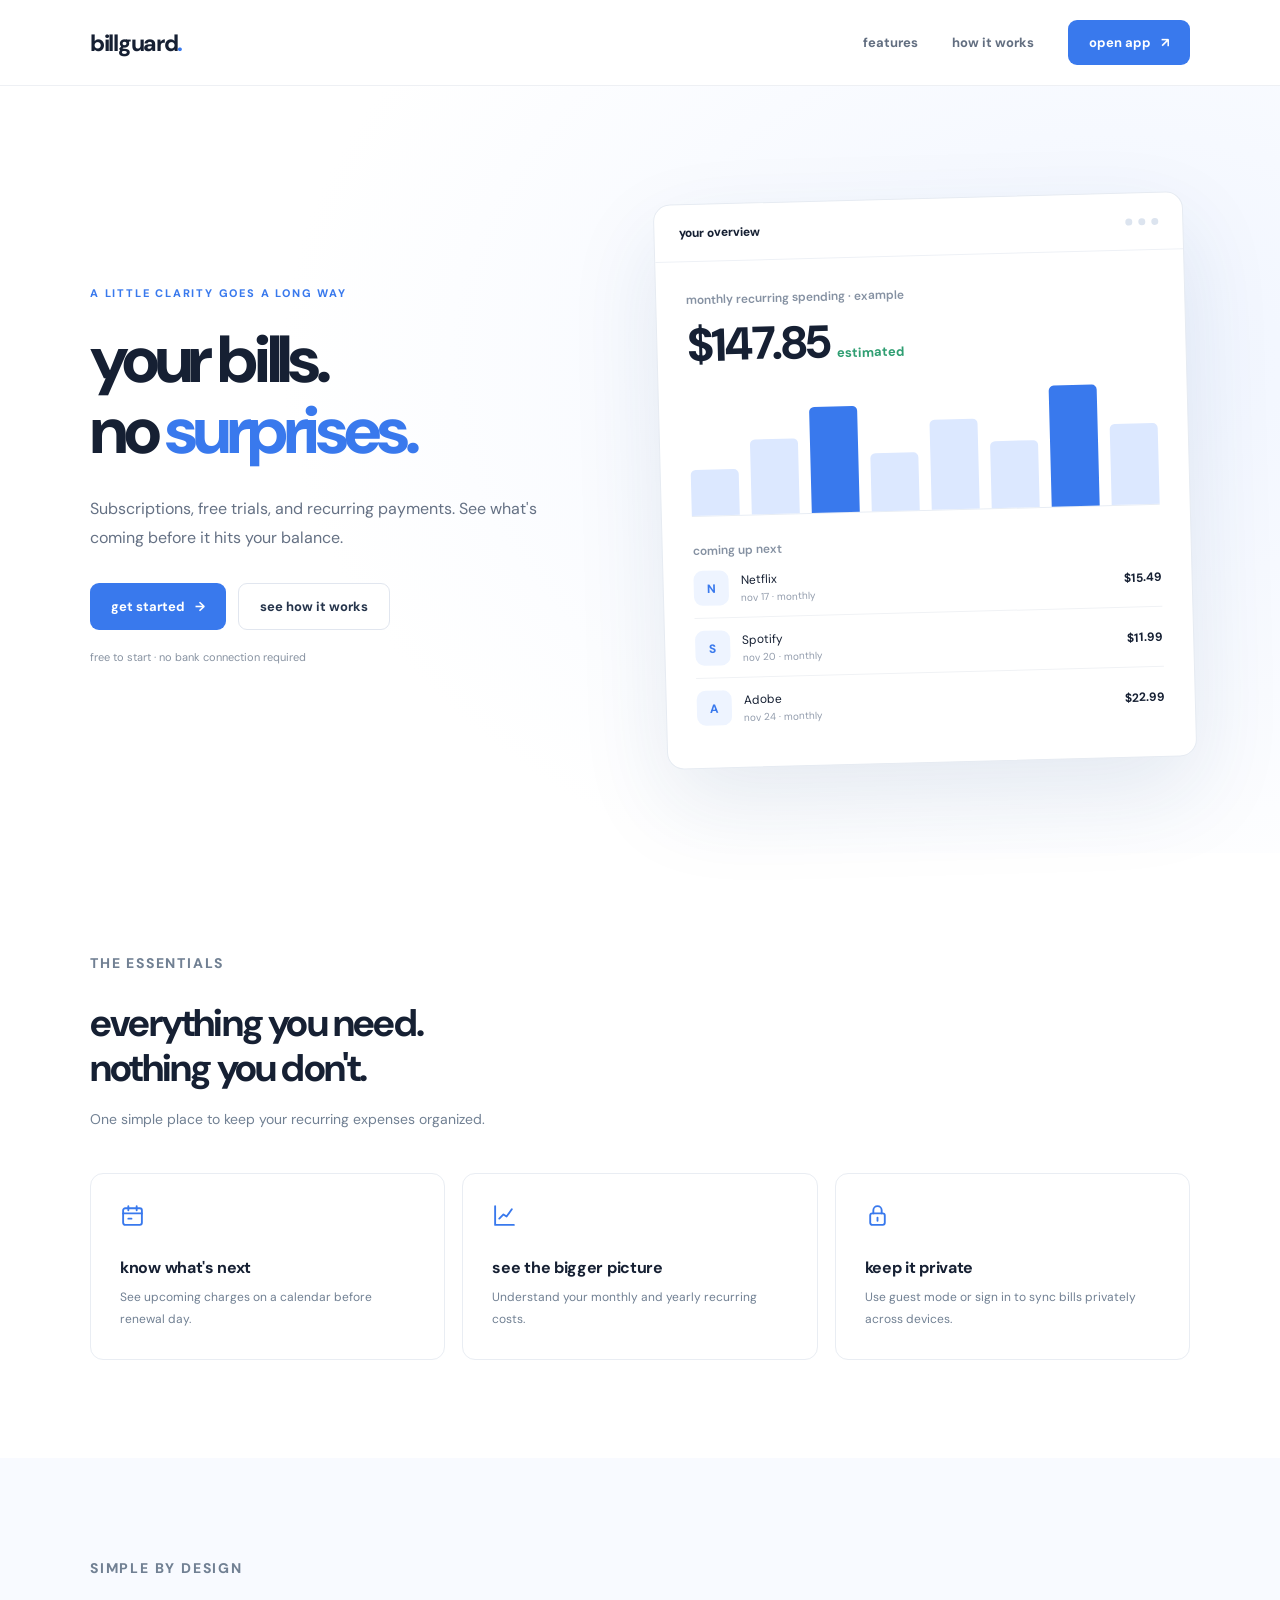
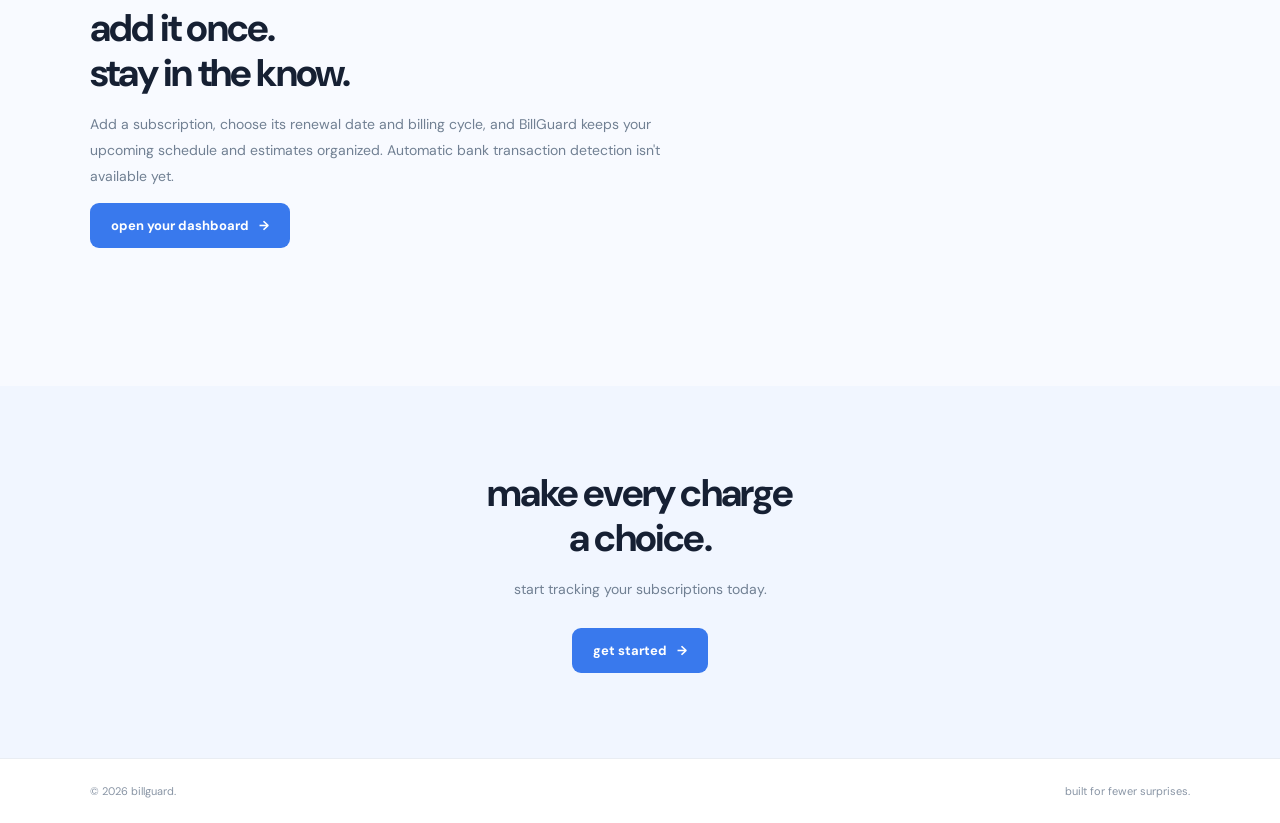
<file: index.html>
<!doctype html>
<html lang="en">
<head>
  <meta charset="UTF-8" />
  <meta name="viewport" content="width=device-width, initial-scale=1.0" />
  <meta name="theme-color" content="#ffffff" />
  <meta name="description" content="BillGuard keeps your subscriptions, recurring bills, and free trials in one clear view." />
  <title>billguard — bills without surprises</title>
  <link rel="icon" href="./assets/favicon.svg" type="image/svg+xml" />
  <link rel="stylesheet" href="./home.css" />
</head>
<body>
  <header>
    <div class="wrap">
      <a class="brand" href="/" aria-label="BillGuard home">billguard<span>.</span></a>
      <nav aria-label="Main navigation">
        <a href="#features">features</a>
        <a href="#how-it-works">how it works</a>
        <a class="btn primary" href="./app.html">open app <span aria-hidden="true">↗</span></a>
      </nav>
    </div>
  </header>
  <main>
    <section class="hero">
      <div class="wrap hero-grid">
        <div>
          <p class="kicker">a little clarity goes a long way</p>
          <h1>your bills.<br />no <span>surprises.</span></h1>
          <p class="lead">Subscriptions, free trials, and recurring payments. See what's coming before it hits your balance.</p>
          <div class="actions">
            <a class="btn primary" href="./app.html">get started <span aria-hidden="true">→</span></a>
            <a class="btn secondary" href="#features">see how it works</a>
          </div>
          <p class="fine">free to start · no bank connection required</p>
        </div>
        <div class="preview" aria-label="Illustration of the BillGuard dashboard with example data">
          <div class="preview-top"><span>your overview</span><div class="dots" aria-hidden="true"><i></i><i></i><i></i></div></div>
          <div class="preview-body">
            <div class="preview-label">monthly recurring spending · example</div>
            <div class="preview-number">$147.85 <small>estimated</small></div>
            <div class="chart" aria-hidden="true">
              <i style="height:38%"></i><i style="height:62%"></i><i style="height:88%"></i><i style="height:48%"></i>
              <i style="height:74%"></i><i style="height:55%"></i><i style="height:100%"></i><i style="height:67%"></i>
            </div>
            <div class="preview-label">coming up next</div>
            <div class="preview-row"><span class="avatar">N</span><span class="info">Netflix<small>nov 17 · monthly</small></span><strong>$15.49</strong></div>
            <div class="preview-row"><span class="avatar">S</span><span class="info">Spotify<small>nov 20 · monthly</small></span><strong>$11.99</strong></div>
            <div class="preview-row"><span class="avatar">A</span><span class="info">Adobe<small>nov 24 · monthly</small></span><strong>$22.99</strong></div>
          </div>
        </div>
      </div>
    </section>
    <section class="section" id="features">
      <div class="wrap">
        <div class="section-head">
          <p class="kicker">the essentials</p>
          <h2>everything you need.<br />nothing you don't.</h2>
          <p>One simple place to keep your recurring expenses organized.</p>
        </div>
        <div class="features">
          <article class="feature">
            <svg viewBox="0 0 24 24" fill="none" stroke="currentColor" stroke-linecap="round" stroke-linejoin="round"><rect x="3" y="5" width="18" height="16" rx="2"/><path d="M16 3v4M8 3v4M3 10h18M8 15h3"/></svg>
            <h3>know what's next</h3><p>See upcoming charges on a calendar before renewal day.</p>
          </article>
          <article class="feature">
            <svg viewBox="0 0 24 24" fill="none" stroke="currentColor" stroke-linecap="round" stroke-linejoin="round"><path d="M3 3v18h18M7 15l4-4 3 2 5-7"/></svg>
            <h3>see the bigger picture</h3><p>Understand your monthly and yearly recurring costs.</p>
          </article>
          <article class="feature">
            <svg viewBox="0 0 24 24" fill="none" stroke="currentColor" stroke-linecap="round" stroke-linejoin="round"><rect x="5" y="10" width="14" height="11" rx="2"/><path d="M8 10V7a4 4 0 0 1 8 0v3M12 14v3"/></svg>
            <h3>keep it private</h3><p>Use guest mode or sign in to sync bills privately across devices.</p>
          </article>
        </div>
      </div>
    </section>
    <section class="section soft" id="how-it-works">
      <div class="wrap">
        <div class="section-head">
          <p class="kicker">simple by design</p>
          <h2>add it once.<br />stay in the know.</h2>
          <p>Add a subscription, choose its renewal date and billing cycle, and BillGuard keeps your upcoming schedule and estimates organized. Automatic bank transaction detection isn't available yet.</p>
          <a class="btn primary" href="./app.html">open your dashboard <span aria-hidden="true">→</span></a>
        </div>
      </div>
    </section>
    <section class="last">
      <h2>make every charge<br />a choice.</h2>
      <p>start tracking your subscriptions today.</p>
      <a class="btn primary" href="./app.html">get started <span aria-hidden="true">→</span></a>
    </section>
  </main>
  <footer><div class="wrap"><span>© 2026 billguard.</span><span>built for fewer surprises.</span></div></footer>
</body>
</html>
</file>
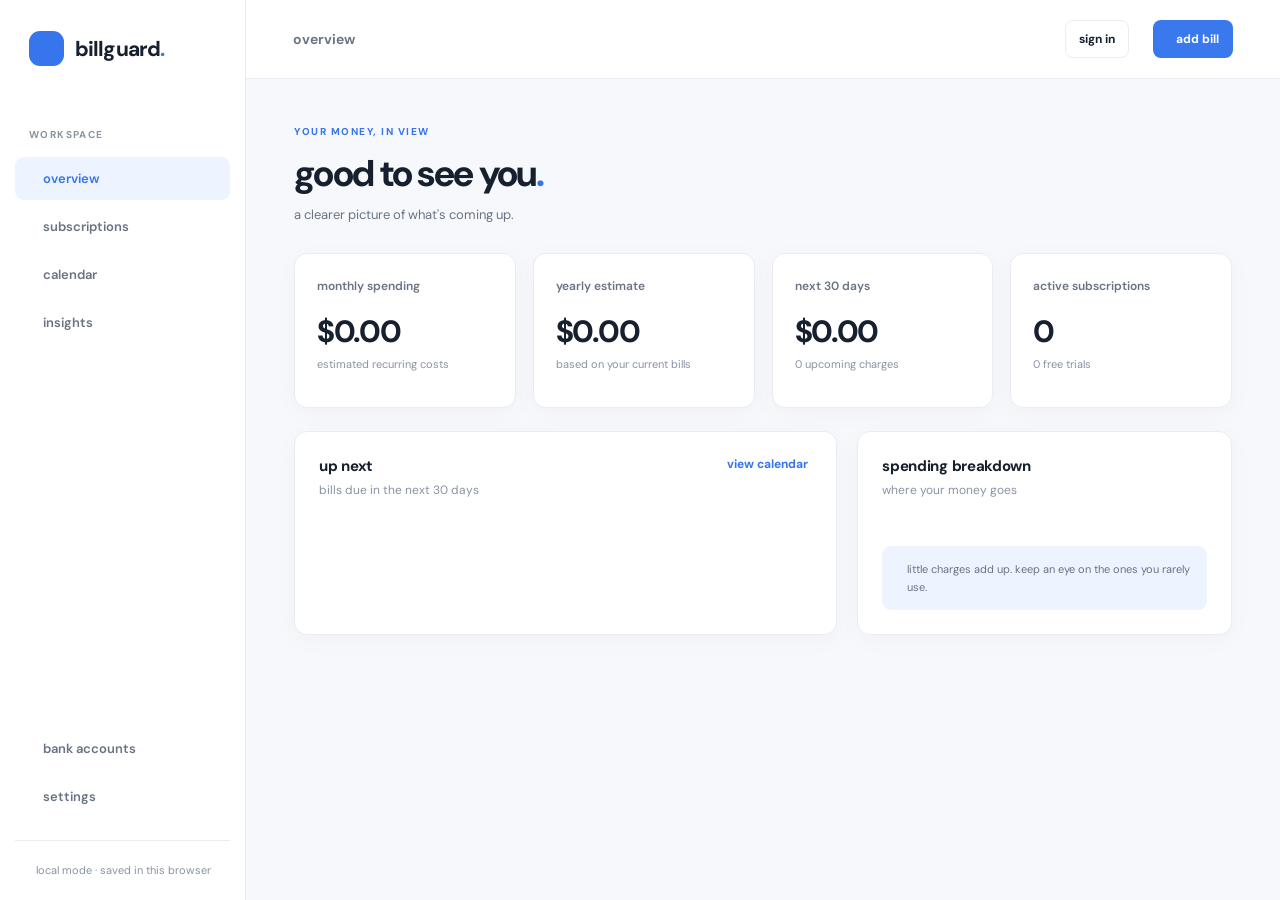
<file: app.html>
<!doctype html>
<html lang="en">
<head>
  <meta charset="UTF-8" />
  <meta name="viewport" content="width=device-width, initial-scale=1.0" />
  <meta name="theme-color" content="#f6f8fb" />
  <meta name="description" content="billguard helps you stay ahead of recurring bills, subscriptions, and free trials." />
  <title>billguard — know what's coming</title>
  <link rel="icon" href="./assets/favicon.svg" type="image/svg+xml" />
  <link rel="stylesheet" href="./styles.css" />
  <script src="./js/app.js" type="module"></script>
  <script src="./js/banks.js" type="module"></script>
</head>
<body>
  <div class="app-shell">
    <aside class="sidebar" aria-label="Main navigation">
      <a class="brand" href="#overview">
        <span class="brand-mark" aria-hidden="true"><i data-icon="shield"></i></span>
        <span>billguard<span class="brand-dot">.</span></span>
      </a>
      <div class="workspace-label">WORKSPACE</div>
      <nav class="nav" aria-label="Pages">
        <a class="nav-link active" href="#overview" data-page="overview"><i data-icon="layout-dashboard"></i>overview</a>
        <a class="nav-link" href="#subscriptions" data-page="subscriptions"><i data-icon="credit-card"></i>subscriptions</a>
        <a class="nav-link" href="#calendar" data-page="calendar"><i data-icon="calendar-days"></i>calendar</a>
        <a class="nav-link" href="#insights" data-page="insights"><i data-icon="chart-no-axes-column"></i>insights</a>
      </nav>
      <div class="sidebar-bottom">
        <nav class="nav" aria-label="Preferences">
          <a class="nav-link" href="#banks" data-page="banks"><i data-icon="landmark"></i>bank accounts</a>
          <a class="nav-link" href="#settings" data-page="settings"><i data-icon="settings-2"></i>settings</a>
        </nav>
        <div class="sidebar-note"><i data-icon="lock-keyhole"></i><span><span id="storage-label">local mode · saved in this browser</span></span></div>
      </div>
    </aside>

    <div class="main-area">
      <header class="topbar">
        <div class="topbar-left">
          <button class="icon-button mobile-menu" id="menu-toggle" aria-label="Toggle navigation"><i data-icon="menu"></i></button>
          <span class="topbar-location" id="breadcrumb">overview</span>
        </div>
        <div class="topbar-right">
          <span class="today-label" id="today-label"></span><button class="button button-secondary button-sm" id="account-button" type="button">sign in</button>
          <button class="button button-primary button-sm" data-open-add><i data-icon="plus"></i><span>add bill</span></button>
        </div>
      </header>

      <main class="main-content">
        <section class="page active" id="page-overview">
          <div class="page-heading">
            <div><p class="eyebrow">YOUR MONEY, IN VIEW</p><h1>good to see you<span class="accent">.</span></h1><p class="subtitle">a clearer picture of what's coming up.</p></div>
          </div>
          <div class="metrics">
            <article class="metric-card"><div class="metric-label">monthly spending <i data-icon="wallet"></i></div><div class="metric-value" id="monthly-total">$0.00</div><div class="metric-foot">estimated recurring costs</div></article>
            <article class="metric-card"><div class="metric-label">yearly estimate <i data-icon="chart-no-axes-column"></i></div><div class="metric-value" id="yearly-total">$0.00</div><div class="metric-foot">based on your current bills</div></article>
            <article class="metric-card"><div class="metric-label">next 30 days <i data-icon="calendar-clock"></i></div><div class="metric-value" id="upcoming-total">$0.00</div><div class="metric-foot" id="upcoming-count">0 upcoming charges</div></article>
            <article class="metric-card"><div class="metric-label">active subscriptions <i data-icon="layers-2"></i></div><div class="metric-value" id="active-total">0</div><div class="metric-foot" id="trial-count">0 free trials</div></article>
          </div>
          <div class="content-grid">
            <section class="panel upcoming-panel"><div class="panel-head"><div><h2>up next</h2><p>bills due in the next 30 days</p></div><a href="#calendar" class="text-link">view calendar <i data-icon="arrow-up-right"></i></a></div><div id="upcoming-list" class="bill-list"></div></section>
            <section class="panel overview-side"><div class="panel-head"><div><h2>spending breakdown</h2><p>where your money goes</p></div></div><div id="category-breakdown" class="breakdown"></div><div class="soft-note"><i data-icon="lightbulb"></i><span>little charges add up. keep an eye on the ones you rarely use.</span></div></section>
          </div>
          <section class="trial-banner" id="trial-banner" hidden><div class="trial-icon"><i data-icon="clock-alert"></i></div><div><strong>free trial ending soon</strong><p id="trial-banner-text"></p></div><a href="#subscriptions" class="text-link">review <i data-icon="arrow-right"></i></a></section>
        </section>

        <section class="page" id="page-subscriptions">
          <div class="page-heading page-heading-row"><div><p class="eyebrow">EVERYTHING IN ONE PLACE</p><h1>subscriptions<span class="accent">.</span></h1><p class="subtitle">all your recurring bills, minus the guesswork.</p></div><button class="button button-primary" data-open-add><i data-icon="plus"></i>add a bill</button></div>
          <div class="panel"><div class="toolbar"><div class="search"><i data-icon="search"></i><input id="bill-search" type="search" placeholder="search subscriptions" aria-label="Search subscriptions" /></div><div class="filter-row" id="status-filters"><button class="filter active" data-status="all">all</button><button class="filter" data-status="active">active</button><button class="filter" data-status="trial">trials</button><button class="filter" data-status="paused">paused</button></div></div><div class="table-wrap"><table class="data-table"><thead><tr><th>subscription</th><th>amount</th><th>next charge</th><th>status</th><th></th></tr></thead><tbody id="subscription-rows"></tbody></table></div></div>
        </section>

        <section class="page" id="page-calendar">
          <div class="page-heading"><p class="eyebrow">STAY AHEAD</p><h1>calendar<span class="accent">.</span></h1><p class="subtitle">see your charges before they happen.</p></div>
          <div class="panel calendar-panel"><div class="calendar-top"><h2 id="calendar-title"></h2><div class="calendar-actions"><button class="icon-button" id="previous-month" aria-label="Previous month"><i data-icon="chevron-left"></i></button><button class="button button-secondary button-sm" id="calendar-today">today</button><button class="icon-button" id="next-month" aria-label="Next month"><i data-icon="chevron-right"></i></button></div></div><div class="calendar-weekdays"><span>sun</span><span>mon</span><span>tue</span><span>wed</span><span>thu</span><span>fri</span><span>sat</span></div><div class="calendar-grid" id="calendar-grid"></div></div>
          <div class="panel calendar-detail"><div class="panel-head"><h2 id="selected-day-title">selected day</h2></div><div id="selected-day-bills"></div></div>
        </section>

        <section class="page" id="page-insights">
          <div class="page-heading"><p class="eyebrow">THE BIG PICTURE</p><h1>insights<span class="accent">.</span></h1><p class="subtitle">understand the small costs that become big ones.</p></div>
          <div class="metrics insights-metrics"><article class="metric-card"><div class="metric-label">monthly equivalent</div><div class="metric-value" id="insights-monthly">$0.00</div></article><article class="metric-card"><div class="metric-label">annual projection</div><div class="metric-value" id="insights-yearly">$0.00</div></article><article class="metric-card"><div class="metric-label">most expensive</div><div class="metric-value small-value" id="insights-largest">—</div></article></div>
          <div class="content-grid"><div class="panel"><div class="panel-head"><div><h2>cost by category</h2><p>monthly equivalent</p></div></div><div id="insights-categories"></div></div><div class="panel"><div class="panel-head"><div><h2>top subscriptions</h2><p>your biggest recurring costs</p></div></div><div id="insights-top" class="bill-list"></div></div></div>
        </section>

        <section class="page" id="page-banks">
          <div class="page-heading page-heading-row">
            <div>
              <p class="eyebrow">CONNECTED ACCOUNTS</p>
              <h1>bank accounts<span class="accent">.</span></h1>
              <p class="subtitle">connect securely with plaid. no passwords are stored by billguard.</p>
            </div>
            <button class="button button-primary" id="connect-bank" type="button"><i data-icon="plus"></i>connect bank</button>
          </div>
          <div class="panel">
            <div class="panel-head">
              <div><h2>your connections</h2><p>read-only access · disconnect anytime</p></div>
            </div>
            <div id="bank-status" class="bank-status">sign in to connect a bank account.</div>
            <div id="bank-connections" class="bank-connections"></div>
            <p class="bank-disclaimer">Bank connections use Plaid. Supported institutions and data vary. PayPal and Cash App aren't guaranteed to be available. BillGuard does not move money.</p>
          </div>
        </section>

        <section class="page" id="page-settings">
          <div class="page-heading"><p class="eyebrow">MAKE IT YOURS</p><h1>settings<span class="accent">.</span></h1><p class="subtitle">simple controls for your workspace.</p></div>
          <div class="settings-stack"><div class="panel settings-panel"><div><h2>account & sync</h2><p id="account-status">sign in to sync bills across your devices.</p></div><button class="button button-secondary" id="settings-account" type="button">sign in</button></div>
            <div class="panel settings-panel"><div><h2>appearance</h2><p>pick the look you prefer.</p></div><select id="theme-select" class="select"><option value="light">light</option><option value="dark">dark</option><option value="system">system</option></select></div>
            <div class="panel settings-panel"><div><h2>currency</h2><p>used to display your bills. amounts are not converted.</p></div><select id="currency-select" class="select"><option value="USD">USD ($)</option><option value="EUR">EUR (€)</option><option value="GBP">GBP (£)</option><option value="CAD">CAD ($)</option><option value="AUD">AUD ($)</option></select></div>
            <div class="panel settings-panel"><div><h2>your data</h2><p>export a backup or import a previous billguard backup.</p></div><div class="settings-buttons"><button class="button button-secondary" id="export-data"><i data-icon="download"></i>export</button><button class="button button-secondary" id="import-data"><i data-icon="upload"></i>import</button><input type="file" id="import-file" accept="application/json,.json" hidden /></div></div>
            <div class="panel settings-panel"><div><h2>clear all data</h2><p>permanently delete all bills saved in this browser.</p></div><button class="button button-danger" id="clear-data">clear data</button></div>
            <p class="settings-caption"><i data-icon="shield-check"></i> guest bills stay in this browser. signed-in bills sync privately to your account. no bank connection or reminder emails yet.</p>
          </div>
        </section>
      </main>
    </div>
  </div>

  <div class="modal-backdrop" id="bill-modal" hidden>
    <div class="modal" role="dialog" aria-modal="true" aria-labelledby="modal-title">
      <div class="modal-head"><div><p class="eyebrow">YOUR SUBSCRIPTIONS</p><h2 id="modal-title">add a bill</h2></div><button class="icon-button" id="close-modal" aria-label="Close"><i data-icon="x"></i></button></div>
      <form id="bill-form">
        <input type="hidden" name="id" />
        <div class="field"><label for="bill-name">name</label><input id="bill-name" name="name" maxlength="80" placeholder="e.g. netflix" required /></div>
        <div class="field-row"><div class="field"><label for="bill-amount">amount</label><input id="bill-amount" name="amount" type="number" min="0" max="1000000" step="0.01" placeholder="12.99" required /></div><div class="field"><label for="bill-cycle">billing cycle</label><select id="bill-cycle" name="cycle"><option value="monthly">monthly</option><option value="yearly">yearly</option><option value="weekly">weekly</option></select></div></div>
        <div class="field-row"><div class="field"><label for="bill-date">next charge date</label><input id="bill-date" name="nextDate" type="date" required /></div><div class="field"><label for="bill-category">category</label><select id="bill-category" name="category"><option>entertainment</option><option>software</option><option>utilities</option><option>shopping</option><option>fitness</option><option>education</option><option>other</option></select></div></div>
        <div class="field"><label for="bill-status">status</label><select id="bill-status" name="status"><option value="active">active</option><option value="trial">free trial</option><option value="paused">paused</option></select><small>for free trials, use the first paid charge date and amount.</small></div>
        <div class="modal-actions"><button type="button" class="button button-secondary" id="cancel-modal">cancel</button><button class="button button-primary" type="submit">save bill <i data-icon="arrow-right"></i></button></div>
      </form>
    </div>
  </div>

  <div class="modal-backdrop" id="auth-modal" hidden>
    <div class="modal auth-modal" role="dialog" aria-modal="true" aria-labelledby="auth-title">
      <div class="modal-head">
        <div><p class="eyebrow">BILLGUARD ACCOUNT</p><h2 id="auth-title">welcome back.</h2></div>
        <button class="icon-button" id="close-auth" aria-label="Close sign in"><i data-icon="x"></i></button>
      </div>
      <p class="auth-description" id="auth-description">sign in to sync bills across devices.</p>
      <form id="auth-form">
        <div class="field"><label for="auth-email">email</label><input id="auth-email" type="email" autocomplete="email" required placeholder="you@example.com" /></div>
        <div class="field"><label for="auth-password">password</label><input id="auth-password" type="password" minlength="6" autocomplete="current-password" required placeholder="your password" /></div>
        <p class="auth-error" id="auth-error" role="alert" hidden></p>
        <button class="button button-primary auth-submit" id="auth-submit" type="submit">sign in</button>
      </form>
      <button class="auth-switch" id="auth-switch" type="button">new here? create an account</button>
      <p class="auth-footnote">you can keep using billguard without an account.</p>
    </div>
  </div>
  <div class="toast" id="toast" role="status" aria-live="polite"></div>
</body>
</html>
</file>
<file: home.css>
@import url('https://fonts.googleapis.com/css2?family=DM+Sans:wght@400;500;600;700;800&display=swap');
:root{font-family:'DM Sans',sans-serif;color:#162033;background:#fff;font-synthesis:none}
*{box-sizing:border-box}body{margin:0}a{text-decoration:none;color:inherit}button{font:inherit}
.wrap{max-width:1160px;padding:0 30px;margin:auto}
header{height:86px;border-bottom:1px solid #eef0f4;display:flex;align-items:center}
header .wrap{display:flex;align-items:center;justify-content:space-between;width:100%}
.brand{font-size:23px;letter-spacing:-1.3px;font-weight:800}.brand span{color:#3979ed}
nav{display:flex;align-items:center;gap:34px;font-size:13px;font-weight:700}
nav a:not(.btn){color:#626e80}nav a:hover{color:#3979ed}
.btn{display:inline-flex;align-items:center;justify-content:center;gap:10px;border-radius:9px;padding:14px 21px;font-size:13px;font-weight:700;transition:transform .2s,background .2s}
.btn:hover{transform:translateY(-2px)}.primary{background:#3979ed;color:white}.primary:hover{background:#2667d7}.secondary{background:white;color:#25344b;border:1px solid #e1e6ef}
.hero{padding:112px 0 90px;background:radial-gradient(ellipse 65% 75% at 87% 36%,#f0f5ff 0,transparent 100%)}
.hero-grid{display:grid;grid-template-columns:1fr 1.05fr;gap:65px;align-items:center}
.kicker{color:#3979ed;font-size:11px;letter-spacing:1.8px;font-weight:800;text-transform:uppercase;margin:0 0 24px}
h1{font-size:clamp(48px,5.2vw,76px);letter-spacing:-4.2px;line-height:1.07;margin:0;font-weight:800}
h1 span{color:#3979ed} .lead{font-size:16px;line-height:1.85;color:#657184;max-width:460px;margin:27px 0 30px}
.actions{display:flex;gap:12px;flex-wrap:wrap}.fine{font-size:11px;color:#8792a1;margin-top:20px}
.preview{background:#fff;border:1px solid #e6ebf2;border-radius:17px;box-shadow:0 35px 90px rgba(32,64,120,.10);overflow:hidden;transform:rotate(-1.5deg)}
.preview-top{padding:20px 24px;border-bottom:1px solid #eef1f6;display:flex;align-items:center;justify-content:space-between;font-size:12px;font-weight:800}
.dots{display:flex;gap:6px}.dots i{height:7px;width:7px;border-radius:50%;background:#dce4ef}
.preview-body{padding:30px}.preview-label{font-size:12px;color:#8591a2;font-weight:600}
.preview-number{font-size:46px;letter-spacing:-2px;font-weight:800;margin:7px 0 20px}
.preview-number small{font-size:13px;color:#2f9e72;letter-spacing:0;font-weight:700}
.chart{height:122px;display:flex;align-items:flex-end;gap:12px;border-bottom:1px solid #e8edf4;padding-bottom:0;margin-bottom:26px}
.chart i{display:block;flex:1;border-radius:5px 5px 0 0;background:#dce8ff}
.chart i:nth-child(3),.chart i:nth-child(7){background:#3979ed}
.preview-row{display:flex;align-items:center;gap:12px;padding:12px 0;border-bottom:1px solid #f0f2f5;font-size:12px}
.preview-row:last-child{border:0}.avatar{width:35px;height:35px;display:grid;place-items:center;background:#eef4ff;color:#3979ed;border-radius:9px;font-weight:800}.preview-row strong{margin-left:auto}
.preview-row .info{display:flex;flex-direction:column;gap:3px}.preview-row .info small{color:#929cac}
.section{padding:98px 0}.section.soft{background:#f8faff}.section-head{max-width:590px;margin-bottom:40px}
h2{font-size:clamp(31px,3vw,43px);line-height:1.17;letter-spacing:-1.8px;margin:0 0 16px}.section-head p,.feature p,.last p{font-size:14px;color:#718093;line-height:1.85}
.features{display:grid;grid-template-columns:repeat(3,1fr);gap:17px}.feature{border:1px solid #e9edf3;border-radius:13px;padding:29px;background:#fff}.feature svg{width:25px;height:25px;color:#3979ed;stroke-width:1.8}.feature h3{font-size:16px;margin:24px 0 8px;letter-spacing:-.3px}.feature p{margin:0;font-size:12px}
.last{text-align:center;padding:85px 30px;background:#f1f6ff}.last p{margin-bottom:25px}footer{border-top:1px solid #e9edf3;padding:25px 0;color:#8995a5;font-size:11px}footer .wrap{display:flex;justify-content:space-between;gap:15px}
@media(max-width:900px){.hero-grid{grid-template-columns:1fr;gap:48px}.hero{padding:78px 0}.preview{max-width:650px;transform:none}.features{grid-template-columns:1fr 1fr}}
@media(max-width:600px){.wrap{padding:0 20px}header{height:72px}nav{gap:12px}nav a:not(.btn){display:none}.hero{padding:70px 0}.hero-grid{gap:40px}h1{font-size:52px;letter-spacing:-3px}.features{grid-template-columns:1fr}.section{padding:70px 0}.preview-body{padding:20px}footer .wrap{flex-direction:column}}
</file>
<file: styles.css>
@import url('https://fonts.googleapis.com/css2?family=DM+Sans:wght@400;450;500;550;600;650;700;750&display=swap');

:root {
  font-family: 'DM Sans', -apple-system, BlinkMacSystemFont, 'Segoe UI', sans-serif;
  color-scheme: light;
  --bg: #f7f8fb;
  --surface: #fff;
  --surface-alt: #f5f7fa;
  --text: #17202e;
  --muted: #8993a3;
  --subtext: #687384;
  --border: #e9edf3;
  --accent: #3675eb;
  --accent-soft: #eef4ff;
  --hover: #f4f7fc;
  --shadow: 0 5px 24px rgb(28 47 78 / 3%);
  --sidebar: 246px;
}
[data-theme='dark'] {
  color-scheme: dark;
  --bg: #10151d;
  --surface: #191f29;
  --surface-alt: #222a36;
  --text: #edf1f7;
  --muted: #8e9aab;
  --subtext: #adbacb;
  --border: #2c3543;
  --accent: #7aa7ff;
  --accent-soft: #243653;
  --hover: #222c39;
  --shadow: none;
}
* { box-sizing: border-box; }
body { margin: 0; background: var(--bg); color: var(--text); font-size: 14px; -webkit-font-smoothing: antialiased; }
button, input, select { font: inherit; }
button { cursor: pointer; }
a { color: inherit; text-decoration: none; }
button, a, input, select { -webkit-tap-highlight-color: transparent; }
button:focus-visible, a:focus-visible, input:focus-visible, select:focus-visible { outline: 2px solid var(--accent); outline-offset: 3px; }
[hidden] { display: none !important; }
.icon { width: 18px; height: 18px; display: inline-block; flex: 0 0 auto; stroke-width: 1.8; }
.app-shell { min-height: 100vh; display: flex; }
.sidebar { background: var(--surface); border-right: 1px solid var(--border); width: var(--sidebar); min-height: 100vh; padding: 31px 15px 22px; display: flex; flex-direction: column; position: fixed; inset: 0 auto 0 0; z-index: 20; }
.brand { display: flex; align-items: center; gap: 11px; padding: 0 14px; font-size: 21px; font-weight: 750; letter-spacing: -.9px; }
.brand-mark { height: 35px; width: 35px; display: grid; place-items: center; background: var(--accent); color: white; border-radius: 11px; }
.brand-mark .icon { width: 21px; height: 21px; }
.brand-dot, .accent { color: var(--accent); }
.workspace-label { color: var(--muted); font-size: 10px; letter-spacing: 1.4px; font-weight: 700; margin: 62px 14px 16px; }
.nav { display: grid; gap: 5px; }
.nav-link { display: flex; gap: 13px; align-items: center; border-radius: 9px; color: var(--subtext); padding: 13px 15px; font-weight: 600; font-size: 13px; transition: background .18s, color .18s, transform .18s; }
.nav-link:hover { background: var(--hover); color: var(--text); transform: translateX(2px); }
.nav-link.active { background: var(--accent-soft); color: var(--accent); }
.sidebar-bottom { margin-top: auto; }
.sidebar-note { border-top: 1px solid var(--border); padding: 21px 11px 0; margin-top: 22px; color: var(--muted); display: flex; align-items: center; gap: 10px; font-size: 11px; line-height: 1.5; }
.sidebar-note .icon { height: 16px; width: 16px; }
.main-area { margin-left: var(--sidebar); min-width: 0; width: calc(100% - var(--sidebar)); }
.topbar { height: 79px; background: var(--surface); border-bottom: 1px solid var(--border); display: flex; justify-content: space-between; align-items: center; padding: 0 47px; }
.topbar-left, .topbar-right { display: flex; align-items: center; gap: 24px; }
.topbar-location { color: var(--subtext); font-weight: 650; text-transform: lowercase; }
.today-label { font-size: 12px; color: var(--muted); font-weight: 600; }
.main-content { max-width: 1480px; margin: 0 auto; padding: 46px 48px 80px; }
.page { display: none; }
.page.active { display: block; animation: appear .2s ease; }
@keyframes appear { from { opacity: 0; transform: translateY(4px); } to { opacity: 1; transform: translateY(0); } }
.page-heading { margin-bottom: 30px; }
.page-heading-row { display: flex; justify-content: space-between; align-items: center; gap: 18px; }
.eyebrow { margin: 0 0 11px; font-weight: 750; letter-spacing: 1.5px; font-size: 10px; color: var(--accent); }
h1 { margin: 0; font-size: clamp(28px, 3vw, 37px); letter-spacing: -1.7px; font-weight: 750; }
.subtitle { margin: 9px 0 0; color: var(--subtext); font-size: 13px; }
h2 { margin: 0; font-size: 15px; letter-spacing: -.3px; font-weight: 750; }
.button, .icon-button { display: inline-flex; align-items: center; justify-content: center; gap: 9px; border-radius: 8px; border: 1px solid transparent; font-size: 12px; font-weight: 700; padding: 11px 16px; transition: transform .15s, background .15s, border-color .15s; white-space: nowrap; }
.button:hover { transform: translateY(-1px); }
.button-primary { color: #fff; background: #3979ed; }
.button-primary:hover { background: #2666d5; }
.button-secondary { background: var(--surface); color: var(--text); border-color: var(--border); }
.button-secondary:hover { background: var(--hover); }
.button-danger { color: #c84b4b; background: #fff3f3; }
.button-danger:hover { background: #ffe9e9; }
.button-sm { padding: 10px 13px; }
.button .icon { width: 15px; height: 15px; }
.icon-button { background: transparent; color: var(--subtext); padding: 9px; border-color: var(--border); }
.icon-button:hover { background: var(--hover); }
.mobile-menu { display: none; }
.metrics { display: grid; grid-template-columns: repeat(4,minmax(0,1fr)); gap: 17px; margin-bottom: 23px; }
.metric-card, .panel { background: var(--surface); border: 1px solid var(--border); border-radius: 13px; box-shadow: var(--shadow); }
.metric-card { padding: 24px 22px 22px; min-height: 155px; }
.metric-label { color: var(--subtext); display: flex; align-items: center; justify-content: space-between; font-weight: 600; font-size: 12px; }
.metric-label .icon { color: #a3afc1; width: 17px; }
.metric-value { font-size: clamp(25px, 2.4vw, 33px); letter-spacing: -1.3px; font-weight: 750; margin-top: 18px; font-variant-numeric: tabular-nums; }
.metric-foot { color: var(--muted); font-size: 11px; margin-top: 5px; }
.content-grid { display: grid; grid-template-columns: minmax(0, 1.45fr) minmax(300px,1fr); gap: 20px; }
.panel { padding: 24px; }
.panel-head { display: flex; justify-content: space-between; align-items: flex-start; gap: 14px; margin-bottom: 22px; }
.panel-head p { margin: 6px 0 0; color: var(--muted); font-size: 12px; }
.text-link { font-size: 12px; color: var(--accent); font-weight: 700; display: flex; align-items: center; gap: 4px; white-space: nowrap; }
.text-link .icon { height: 14px; width: 14px; }
.bill-list { display: grid; }
.bill-item { display: flex; align-items: center; gap: 13px; padding: 14px 0; border-bottom: 1px solid var(--border); }
.bill-item:last-child { border-bottom: 0; }
.bill-logo { background: var(--accent-soft); color: var(--accent); border-radius: 11px; width: 40px; height: 40px; display: grid; place-items: center; font-weight: 750; font-size: 16px; flex: 0 0 auto; text-transform: uppercase; }
.bill-title { font-weight: 700; font-size: 13px; overflow: hidden; text-overflow: ellipsis; white-space: nowrap; }
.bill-sub { color: var(--muted); margin-top: 5px; font-size: 11px; }
.bill-info { min-width: 0; flex: 1; }
.bill-amount { margin-left: auto; text-align: right; font-weight: 750; white-space: nowrap; font-variant-numeric: tabular-nums; }
.bill-amount small { display: block; color: var(--muted); margin-top: 5px; font-weight: 500; font-size: 11px; }
.breakdown { display: grid; gap: 20px; }
.breakdown-row { display: grid; gap: 9px; }
.breakdown-top { display: flex; justify-content: space-between; font-weight: 650; font-size: 12px; }
.breakdown-top span:last-child { font-variant-numeric: tabular-nums; }
.track { height: 7px; border-radius: 8px; background: var(--surface-alt); overflow: hidden; }
.fill { height: 100%; background: var(--accent); border-radius: inherit; }
.soft-note { display: flex; gap: 11px; align-items: start; background: var(--accent-soft); color: var(--subtext); padding: 14px; border-radius: 9px; margin-top: 26px; font-size: 11px; line-height: 1.65; }
.soft-note .icon { width: 17px; height: 17px; color: var(--accent); }
.trial-banner { margin-top: 20px; display: flex; gap: 15px; padding: 18px 21px; align-items: center; background: var(--surface); border: 1px solid var(--border); border-radius: 12px; }
.trial-icon { width: 39px; height: 39px; border-radius: 10px; display: grid; place-items: center; background: #fff3e7; color: #c97727; }
.trial-banner strong { font-size: 13px; }
.trial-banner p { margin: 5px 0 0; color: var(--subtext); font-size: 12px; }
.trial-banner .text-link { margin-left: auto; }
.toolbar { display: flex; align-items: center; justify-content: space-between; gap: 18px; margin-bottom: 18px; }
.search { display: flex; align-items: center; gap: 9px; border: 1px solid var(--border); border-radius: 8px; padding: 0 12px; min-width: 190px; width: 310px; }
.search .icon { color: var(--muted); width: 16px; height: 16px; }
.search input { border: 0; outline: 0; background: transparent; color: var(--text); padding: 11px 0; width: 100%; font-size: 12px; }
.search input::placeholder { color: var(--muted); }
.filter-row { display: flex; gap: 5px; flex-wrap: wrap; }
.filter { padding: 8px 12px; background: transparent; border: 0; color: var(--subtext); border-radius: 7px; font-weight: 650; font-size: 12px; }
.filter:hover { background: var(--hover); }
.filter.active { background: var(--accent-soft); color: var(--accent); }
.table-wrap { width: 100%; overflow-x: auto; }
.data-table { width: 100%; border-collapse: collapse; min-width: 600px; text-align: left; }
.data-table th { padding: 13px 12px; border-bottom: 1px solid var(--border); color: var(--muted); font-size: 11px; font-weight: 650; }
.data-table td { padding: 17px 12px; border-bottom: 1px solid var(--border); font-size: 12px; font-weight: 600; }
.data-table tr:last-child td { border-bottom: 0; }
.data-table .bill-item { border: 0; padding: 0; }
.data-table .bill-logo { width: 36px; height: 36px; font-size: 14px; }
.status { padding: 6px 9px; border-radius: 20px; font-size: 11px; font-weight: 700; background: #e9f8f0; color: #26845a; }
.status.trial { background: #fff4e5; color: #b87521; }
.status.paused { background: var(--surface-alt); color: var(--subtext); }
.row-actions { display: flex; justify-content: flex-end; gap: 6px; }
.action-btn { background: transparent; border: 1px solid var(--border); border-radius: 7px; padding: 7px; color: var(--subtext); display: inline-flex; }
.action-btn:hover { background: var(--hover); }
.action-btn .icon { width: 15px; height: 15px; }
.empty { color: var(--muted); text-align: center; padding: 42px 15px; line-height: 1.7; font-size: 12px; }
.empty .icon { display: block; margin: 0 auto 11px; color: var(--accent); width: 27px; height: 27px; }
.empty strong { color: var(--text); display: block; font-size: 13px; }
.calendar-panel { margin-bottom: 20px; }
.calendar-top { display: flex; justify-content: space-between; align-items: center; margin-bottom: 22px; }
.calendar-actions { display: flex; align-items: center; gap: 8px; }
.calendar-weekdays, .calendar-grid { display: grid; grid-template-columns: repeat(7,minmax(0,1fr)); }
.calendar-weekdays { border-bottom: 1px solid var(--border); }
.calendar-weekdays span { padding: 10px; font-size: 11px; color: var(--muted); text-align: center; font-weight: 650; }
.calendar-grid { gap: 5px; padding-top: 8px; }
.calendar-day { min-height: 92px; text-align: left; border: 1px solid transparent; background: transparent; padding: 10px; border-radius: 9px; color: var(--text); display: flex; flex-direction: column; align-items: flex-start; gap: 6px; }
.calendar-day:hover { background: var(--hover); }
.calendar-day.outside { opacity: .28; }
.calendar-day.is-today .day-number { background: var(--accent); color: #fff; }
.calendar-day.selected { background: var(--accent-soft); border-color: var(--accent); }
.day-number { min-width: 25px; height: 25px; display: grid; place-items: center; border-radius: 8px; font-weight: 700; font-size: 12px; }
.calendar-pill { color: var(--accent); background: var(--accent-soft); max-width: 100%; border-radius: 5px; font-size: 10px; padding: 4px 5px; overflow: hidden; text-overflow: ellipsis; white-space: nowrap; }
.insights-metrics { grid-template-columns: repeat(3,minmax(0,1fr)); }
.small-value { font-size: 23px; overflow-wrap: anywhere; }
.settings-stack { display: grid; gap: 15px; max-width: 850px; }
.settings-panel { display: flex; align-items: center; justify-content: space-between; gap: 20px; }
.settings-panel p { color: var(--muted); font-size: 12px; margin: 8px 0 0; line-height: 1.5; }
.settings-buttons { display: flex; gap: 8px; }
.select { border: 1px solid var(--border); background: var(--surface); color: var(--text); border-radius: 8px; min-width: 128px; padding: 11px 12px; }
.settings-caption { color: var(--muted); font-size: 11px; display: flex; align-items: center; gap: 7px; line-height: 1.6; }
.settings-caption .icon { width: 15px; height: 15px; }
.modal-backdrop { position: fixed; z-index: 50; inset: 0; background: rgb(15 24 39 / 47%); backdrop-filter: blur(4px); display: grid; place-items: center; padding: 18px; }
.modal { width: min(100%, 490px); background: var(--surface); border: 1px solid var(--border); padding: 29px; border-radius: 16px; box-shadow: 0 28px 80px rgb(0 0 0 / 15%); max-height: calc(100vh - 36px); overflow-y: auto; }
.modal-head { display: flex; justify-content: space-between; align-items: start; margin-bottom: 27px; }
.modal-head h2 { font-size: 22px; letter-spacing: -.6px; }
.modal-head .eyebrow { margin-bottom: 7px; }
.field { display: grid; gap: 8px; margin-bottom: 17px; min-width: 0; }
.field label { font-size: 12px; font-weight: 700; }
.field input, .field select { width: 100%; min-width: 0; border: 1px solid var(--border); border-radius: 8px; padding: 12px; background: var(--surface); color: var(--text); outline: 0; }
.field input:focus, .field select:focus { border-color: var(--accent); }
.field input::placeholder { color: var(--muted); }
.field small { color: var(--muted); line-height: 1.4; }
.field-row { display: grid; grid-template-columns: 1fr 1fr; gap: 14px; }
.modal-actions { border-top: 1px solid var(--border); padding-top: 21px; margin-top: 9px; display: flex; justify-content: flex-end; gap: 9px; }
.toast { position: fixed; right: 27px; bottom: 27px; background: var(--text); color: var(--surface); padding: 12px 17px; border-radius: 9px; font-size: 12px; font-weight: 650; z-index: 99; opacity: 0; transform: translateY(8px); transition: opacity .18s, transform .18s; pointer-events: none; }
.toast.show { opacity: 1; transform: translateY(0); }
@media (max-width: 1150px) {
  .metrics { grid-template-columns: repeat(2,minmax(0,1fr)); }
  .content-grid { grid-template-columns: 1fr; }
}
@media (max-width: 800px) {
  :root { --sidebar: 0px; }
  .sidebar { transform: translateX(-100%); width: 246px; transition: transform .2s; box-shadow: 0 0 0 100vmax transparent; }
  body.menu-open .sidebar { transform: translateX(0); box-shadow: 0 0 0 100vmax rgb(0 0 0 / 35%); }
  .main-area { margin-left: 0; width: 100%; }
  .mobile-menu { display: inline-flex; }
  .topbar { padding: 0 21px; height: 68px; }
  .main-content { padding: 30px 21px 60px; }
  .today-label { display: none; }
}
@media (max-width: 520px) {
  .metrics { gap: 10px; }
  .metric-card { padding: 17px; min-height: 135px; }
  .metric-value { font-size: 25px; }
  .metric-label { font-size: 11px; }
  .panel { padding: 17px; }
  .page-heading-row { align-items: flex-start; }
  .page-heading-row > .button { padding: 10px; font-size: 0; }
  .page-heading-row > .button .icon { width: 18px; height: 18px; }
  .toolbar { align-items: stretch; flex-direction: column; }
  .search { width: 100%; }
  .calendar-day { min-height: 68px; padding: 4px; }
  .day-number { height: 23px; min-width: 23px; }
  .calendar-pill { font-size: 9px; }
  .settings-panel { align-items: flex-start; flex-direction: column; }
  .field-row { grid-template-columns: 1fr; gap: 0; }
  .modal { padding: 21px; }
  .topbar-right { gap: 0; }
}

/* account access */
.auth-modal { max-width: 420px; }
.auth-description { margin: -8px 0 24px; color: var(--subtext); font-size: 12px; line-height: 1.6; }
.auth-submit { width: 100%; margin-top: 4px; }
.auth-switch { display: block; margin: 20px auto 0; border: 0; background: none; color: var(--accent); font-size: 12px; font-weight: 700; }
.auth-footnote { margin: 22px 0 0; text-align: center; color: var(--muted); font-size: 11px; }
.auth-error { color: #cb4242; font-size: 12px; line-height: 1.5; }
@media (max-width: 520px) {
  #account-button { padding: 9px 10px; margin-right: 8px; }
}

/* bank connections */
.bank-status { color: var(--subtext); font-size: 12px; margin-bottom: 18px; }
.bank-connections { display: grid; gap: 12px; }
.bank-connection { border: 1px solid var(--border); border-radius: 10px; padding: 18px; }
.bank-connection strong { font-size: 14px; }
.bank-account-list { margin-top: 12px; color: var(--subtext); font-size: 12px; }
.bank-account { padding: 9px 0; border-bottom: 1px solid var(--border); }
.bank-account:last-child { border: 0; }
.bank-actions { display: flex; justify-content: flex-end; margin-top: 12px; }
.bank-disclaimer { color: var(--muted); font-size: 11px; line-height: 1.7; margin: 20px 0 0; }
</file>
